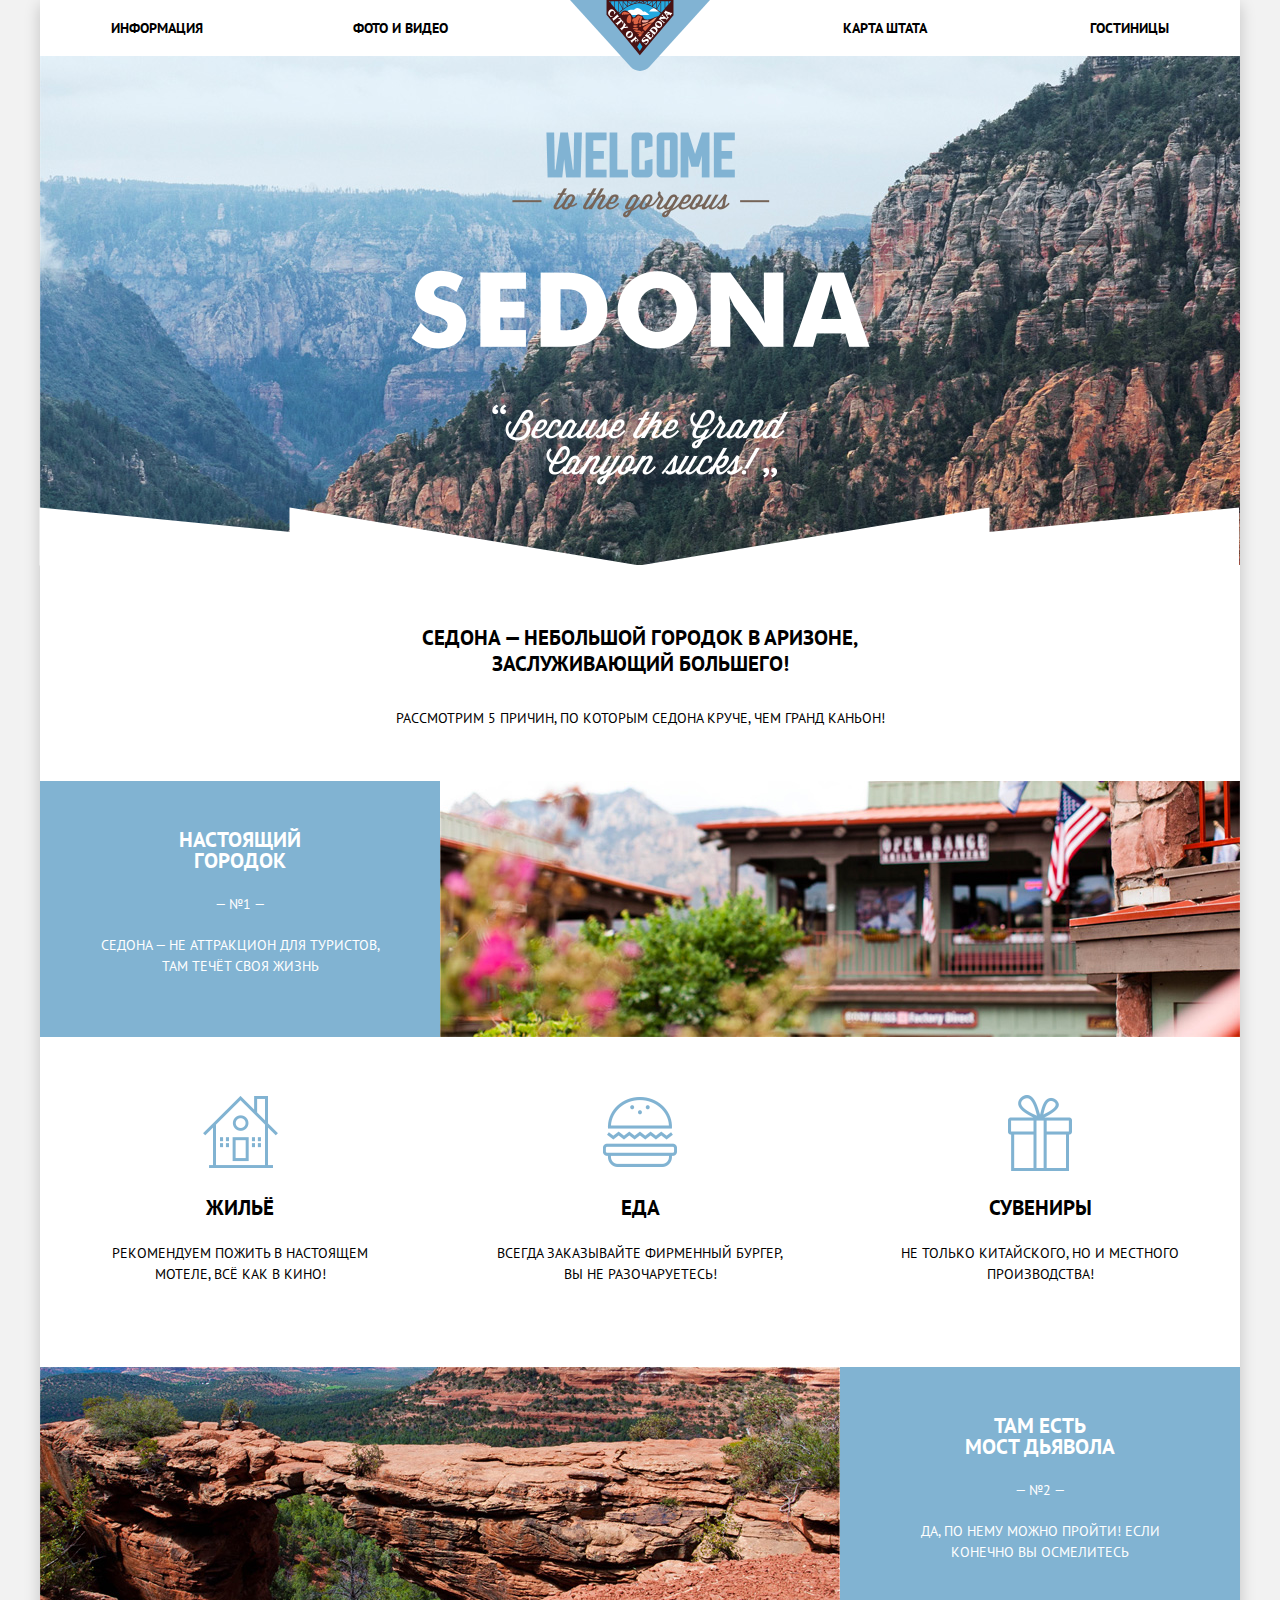
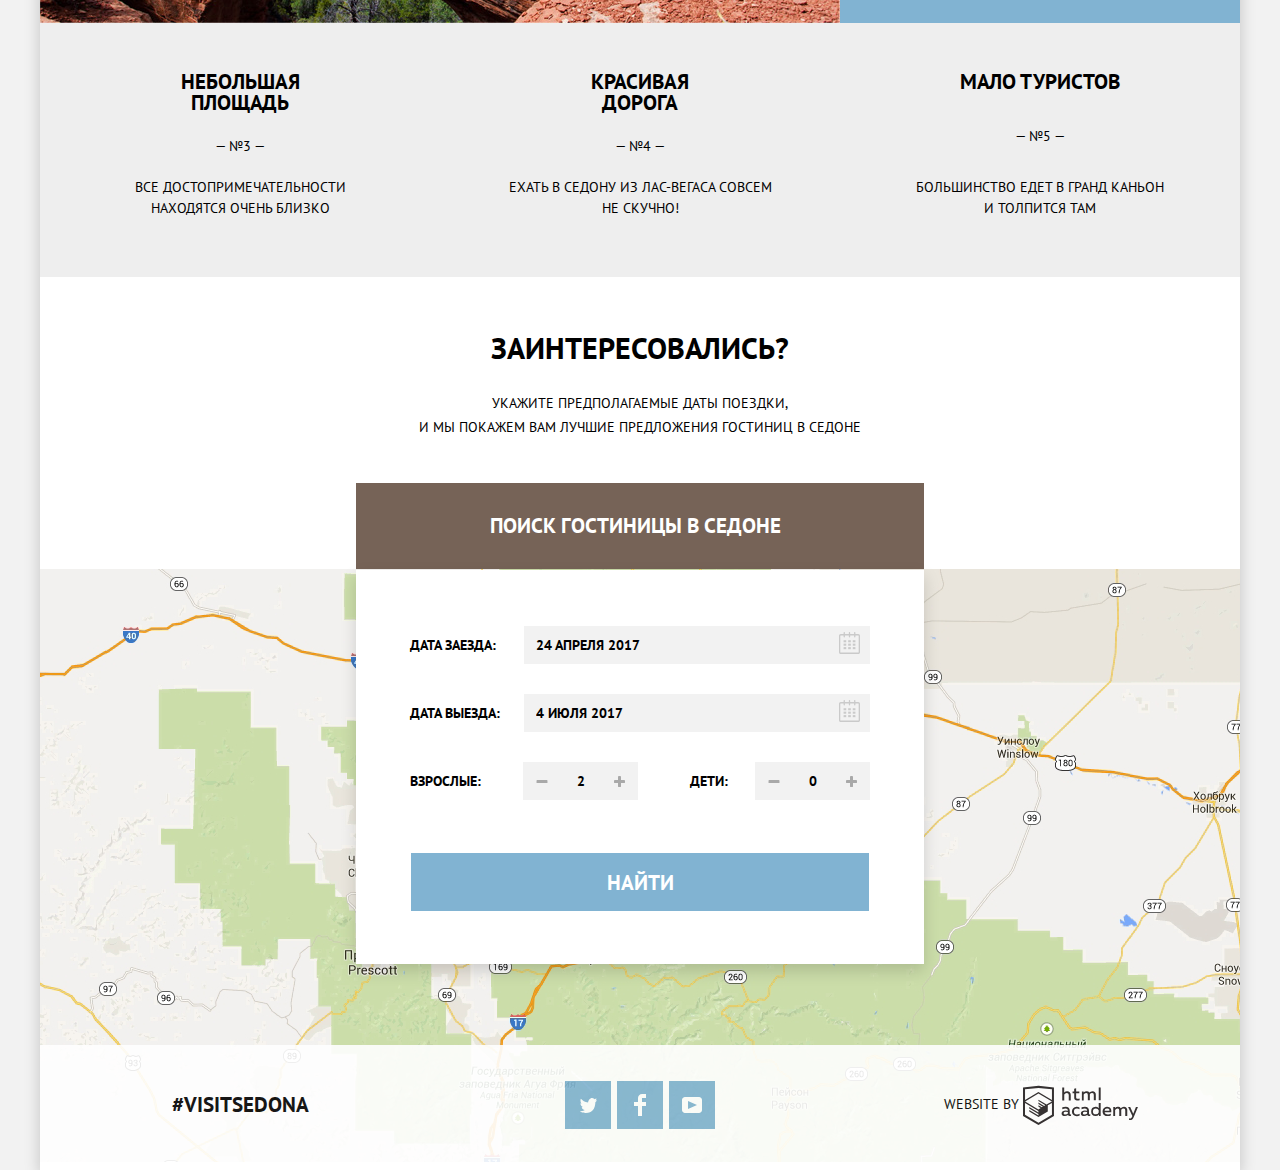
<file: index.html>
<!DOCTYPE html>
<html lang="ru">
  <head>
    <meta charset="utf-8">
    <title>HTML Academy: Седона</title>
    <link href="https://fonts.googleapis.com/css?family=PT+Sans:400,700&display=swap&subset=cyrillic" rel="stylesheet">
    <link href="css/normalize.css" rel="stylesheet">
    <link href="css/style.css" rel="stylesheet">
  </head>
  <body>
    <div class="container">
      <header class="main-header">
        <a class="main-header-logo" href="index.html">
          <img src="img/logo.svg" width="140" height="72" alt="Логотип Седона">
        </a>
        <nav class="main-navigation">
          <ul class="site-navigation">
            <li><a href="#">Информация</a></li>
            <li><a href="#">Фото и видео</a></li>
            <li><a href="#">Карта штата</a></li>
            <li><a href="catalog.html">Гостиницы</a></li>
          </ul>
        </nav>
      </header>
      <main>
        <section class="intro">
          <img src="img/welcome.png" width="459" height="353" alt="Добро пожаловать в Седону">
        </section>

        <section class="description">
          <h1>Седона — небольшой городок в Аризоне, заслуживающий большего!</h1>
          <p>Рассмотрим 5 причин, по которым Седона круче, чем гранд каньон!</p>
        </section>

        <section class="features">
          <h2 class="visually-hidden">Преимущества</h2>
          <div class="features-item">
            <div class="features-item-wrapper">
              <h3>Настоящий городок</h3>
              <p>— №1 —</p>
              <p>Седона — не аттракцион для туристов, там течёт своя жизнь</p>
            </div>
            <figure>
              <img src="img/town.jpg" width="800" height="256" alt="Городок Седона">
            </figure>
          </div>
          <div class="service-list">
            <div class="service-item">
              <h3>Жильё</h3>
              <p>Рекомендуем пожить в настоящем мотеле, всё как в кино!</p>
            </div>
            <div class="service-item">
            <h3>Еда</h3>
              <p>Всегда заказывайте фирменный бургер, вы не разочаруетесь!</p>
            </div>
            <div class="service-item">
              <h3>Сувениры</h3>
              <p>Не только китайского, но и местного производства!</p>
            </div>
          </div>
          <div class="features-item">
            <figure>
              <img src="img/bridge.jpg" width="800" height="400" alt="Мост дьявола">
            </figure>
            <div class="features-item-wrapper">
              <h3>Там есть<br> Мост дьявола</h3>
              <p>— №2 —</p>
              <p>Да, по нему можно пройти! Если конечно вы осмелитесь</p>
            </div>
          </div>
          <div class="features-item-container">
            <div class="features-item features-item-column">
              <h3>Небольшая площадь</h3>
              <p>— №3 —</p>
              <p>Все достопримечательности находятся очень близко</p>
            </div>
            <div class="features-item features-item-column">
              <h3>Красивая дорога</h3>
              <p>— №4 —</p>
              <p>Ехать в Седону из Лас-Вегаса совсем не скучно!</p>
            </div>
            <div class="features-item features-item-column">
              <h3>Мало туристов</h3>
              <p>— №5 —</p>
              <p>Большинство едет в гранд каньон <br> и толпится там</p>
            </div>
          </div>
        </section>  

        <section class="search">
          <h2>Заинтересовались?</h2>
          <p>Укажите предполагаемые даты поездки,<br> и мы покажем вам лучшие предложения
          гостиниц в Седоне</p>
          <a href="form.html">Поиск гостиницы в Седоне</a>
          <form class="search-form" action="https://echo.htmlacademy.ru" method="post">
            <div class="form-item">
              <label for="date-arrive">Дата заезда:</label>
              <input type="text" name="date-arrive" value="24 апреля 2017" id="date-arrive">
              <button class="calendar">
                <svg version="1.1" xmlns="http://www.w3.org/2000/svg" xmlns:xlink="http://www.w3.org/1999/xlink" x="0px" y="0px"
                   width="21px" height="22px" viewBox="0 0 21 22" enable-background="new 0 0 21 22" xml:space="preserve">
                   <path d="M19.251,2.025h-2.845V0.648c0-0.381-0.294-0.689-0.656-0.689c-0.363,0-0.656,0.308-0.656,0.689v1.377h-3.938V0.648
                    c0-0.381-0.294-0.689-0.655-0.689c-0.363,0-0.657,0.308-0.657,0.689v1.377H5.906V0.648c0-0.381-0.294-0.689-0.656-0.689
                    c-0.363,0-0.657,0.308-0.657,0.689v1.377H1.75C0.784,2.025,0,2.847,0,3.862v16.302C0,21.179,0.784,22,1.75,22h17.501
                    C20.217,22,21,21.179,21,20.164V3.862C21,2.847,20.217,2.025,19.251,2.025z M19.688,20.164c0,0.253-0.195,0.459-0.437,0.459H1.75
                    c-0.241,0-0.438-0.206-0.438-0.459V3.862c0-0.253,0.196-0.459,0.438-0.459h2.844v1.378c0,0.381,0.294,0.689,0.657,0.689
                    c0.362,0,0.656-0.308,0.656-0.689V3.403h3.938v1.378c0,0.381,0.294,0.689,0.657,0.689c0.361,0,0.655-0.308,0.655-0.689V3.403h3.938
                    v1.378c0,0.381,0.293,0.689,0.656,0.689c0.362,0,0.656-0.308,0.656-0.689V3.403h2.845c0.241,0,0.437,0.206,0.437,0.459V20.164z"/>
                  <rect x="4.594" y="8.225" width="2.625" height="2.066"/>
                  <rect x="4.594" y="11.668" width="2.625" height="2.067"/>
                  <rect x="4.594" y="15.112" width="2.625" height="2.066"/>
                  <rect x="9.188" y="15.112" width="2.625" height="2.066"/>
                  <rect x="9.188" y="11.668" width="2.625" height="2.067"/>
                  <rect x="9.188" y="8.225" width="2.625" height="2.066"/>
                  <rect x="13.781" y="15.112" width="2.625" height="2.066"/>
                  <rect x="13.781" y="11.668" width="2.625" height="2.067"/>
                  <rect x="13.781" y="8.225" width="2.625" height="2.066"/>
                </svg>
              </button>
            </div>
            <div class="form-item">
              <label for="date-leave">Дата выезда:</label>
              <input type="text" name="date-leave" value="4 июля 2017" id="date-leave">
              <button class="calendar">
                <svg version="1.1" xmlns="http://www.w3.org/2000/svg" xmlns:xlink="http://www.w3.org/1999/xlink" x="0px" y="0px"
                   width="21px" height="22px" viewBox="0 0 21 22" enable-background="new 0 0 21 22" xml:space="preserve">
                  <path d="M19.251,2.025h-2.845V0.648c0-0.381-0.294-0.689-0.656-0.689c-0.363,0-0.656,0.308-0.656,0.689v1.377h-3.938V0.648
                    c0-0.381-0.294-0.689-0.655-0.689c-0.363,0-0.657,0.308-0.657,0.689v1.377H5.906V0.648c0-0.381-0.294-0.689-0.656-0.689
                    c-0.363,0-0.657,0.308-0.657,0.689v1.377H1.75C0.784,2.025,0,2.847,0,3.862v16.302C0,21.179,0.784,22,1.75,22h17.501
                    C20.217,22,21,21.179,21,20.164V3.862C21,2.847,20.217,2.025,19.251,2.025z M19.688,20.164c0,0.253-0.195,0.459-0.437,0.459H1.75
                    c-0.241,0-0.438-0.206-0.438-0.459V3.862c0-0.253,0.196-0.459,0.438-0.459h2.844v1.378c0,0.381,0.294,0.689,0.657,0.689
                    c0.362,0,0.656-0.308,0.656-0.689V3.403h3.938v1.378c0,0.381,0.294,0.689,0.657,0.689c0.361,0,0.655-0.308,0.655-0.689V3.403h3.938
                    v1.378c0,0.381,0.293,0.689,0.656,0.689c0.362,0,0.656-0.308,0.656-0.689V3.403h2.845c0.241,0,0.437,0.206,0.437,0.459V20.164z"/>
                  <rect x="4.594" y="8.225" width="2.625" height="2.066"/>
                  <rect x="4.594" y="11.668" width="2.625" height="2.067"/>
                  <rect x="4.594" y="15.112" width="2.625" height="2.066"/>
                  <rect x="9.188" y="15.112" width="2.625" height="2.066"/>
                  <rect x="9.188" y="11.668" width="2.625" height="2.067"/>
                  <rect x="9.188" y="8.225" width="2.625" height="2.066"/>
                  <rect x="13.781" y="15.112" width="2.625" height="2.066"/>
                  <rect x="13.781" y="11.668" width="2.625" height="2.067"/>
                  <rect x="13.781" y="8.225" width="2.625" height="2.066"/>
                </svg>
              </button>
            </div>
            <div class="form-item input-wrapper">
              <div class="input-wrapper-column column-one">
                <label for="adults">Взрослые:</label>
                <div class="value">
                  <button class="value-minus"></button>
                  <input type="text" name="adults" value="2" id="adults">
                  <button class="value-plus"></button>
                </div>
              </div>
              <div class="input-wrapper-column">
                <label for="children">Дети:</label>
                <div class="value">
                  <button class="value-minus"></button>
                  <input type="text" name="children" value="0" id="children">
                  <button class="value-plus"></button>
                </div>
              </div>
            </div>
            <button class="button" type="submit">
              Найти
            </button>
          </form>
        </section>
        <figure class="map">
          <img src="img/map.png" width="1200" height="593" alt="Местоположение Седоны на карте">
        </figure>
      </main>

      <footer class="main-footer">
        <p>#visitSEDONA</p>
        <ul class="footer-social">
          <li><a class="social-button" href="#"><span class="visually-hidden">Twitter</span>
            <svg version="1.1" xmlns="http://www.w3.org/2000/svg" xmlns:xlink="http://www.w3.org/1999/xlink" x="0px" y="0px" width="17px" height="15px" viewBox="0 0 17 15" enable-background="new 0 0 17 15" xml:space="preserve">
                <path fill="#FFFFFF" d="M10.95,0.144c1.685-0.496,2.984,0.27,3.577,1.179c0.673-0.231,1.331-0.481,2.011-0.708
                c-0.004,0.861-0.522,1.513-0.857,1.768c0.685,0.17,1.304-0.491,1.304-0.491c-0.169,1-1.006,1.788-1.563,2.024
                c-0.231,6.75-3.175,11.217-10.077,11.082c-0.522,0,0.075,0-0.446,0c-0.41,0-4.164-0.46-4.898-1.887
                c2.271,0.196,3.893-0.422,4.693-1.177c-0.96-0.3-2.679-0.477-2.979-2.95C2.064,9.09,2.279,9.212,2.905,9.103
                C1.705,8.247,0.374,7.53,0.448,5.33c0.285,0.328,1.067,0.536,1.34,0.472c-0.703-0.241-1.97-3.36-0.894-4.952
                c1.818,1.854,3.735,3.606,7.152,3.773C8.254,2.33,9.183,0.793,10.95,0.144z"/>
            </svg>
          </a></li>
          <li><a class="social-button" href="#"><span class="visually-hidden">Facebook</span>
            <svg version="1.1" xmlns="http://www.w3.org/2000/svg" xmlns:xlink="http://www.w3.org/1999/xlink" x="0px" y="0px"
               width="12px" height="22px" viewBox="0 0 12 22" enable-background="new 0 0 12 22" xml:space="preserve">
                <path fill="#FFFFFF" d="M12,4V0H8C5.791,0,4,1.791,4,4v4H0v4h4v10h4V12h4V8H8V4H12z"/>
            </svg>
          </a></li>
          <li><a class="social-button" href="#"><span class="visually-hidden">YouTube</span>
            <svg version="1.1" xmlns="http://www.w3.org/2000/svg" xmlns:xlink="http://www.w3.org/1999/xlink" x="0px" y="0px"
              width="20px" height="16px" viewBox="0 0 20 16" enable-background="new 0 0 20 16" xml:space="preserve">       
              <path fill="#FFFFFF" d="M17,0H3C1.35,0,0,1.35,0,3v10c0,1.65,1.35,3,3,3h14c1.65,0,3-1.35,3-3V3C20,1.35,18.65,0,17,0z
                M6.027,11.998V4.002L15.014,8L6.027,11.998z"/>
            </svg>
          </a></li>
        </ul>
        <p class="footer-copyright">
          <span>Website by</span>
          <a class="copyright-logo" href="https://htmlacademy.ru/intensive/htmlcss">
          <span class="visually-hidden">HTML Academy</span>
            <svg id="Layer_1" data-name="Layer 1" xmlns="http://www.w3.org/2000/svg" viewBox="0 0 108.08 36.85"><title>logo-htmlacademy-small1</title><path d="M44.61,26.88a2,2,0,0,0,.55-0.1v1.33a3.25,3.25,0,0,1-1.18.21,1.67,1.67,0,0,1-1.67-1,4.84,4.84,0,0,1-3.14,1.08c-1.51,0-2.91-.83-2.91-2.55,0-2.13,2-2.79,3.71-2.79a11.08,11.08,0,0,1,2.17.25v-0.3c0-1-.76-1.77-2.19-1.77a7.42,7.42,0,0,0-3,.64v-1.7a10.21,10.21,0,0,1,3.19-.55c2.36,0,3.81,1.12,3.81,3.65v3a0.54,0.54,0,0,0,.49.59h0.17Zm-6.44-1.13A1.35,1.35,0,0,0,39.63,27h0.11a3.39,3.39,0,0,0,2.41-1V24.58a9.72,9.72,0,0,0-1.81-.21c-1,0-2.16.33-2.16,1.38h0Zm12.36-6.11a5,5,0,0,1,2.57.64V22a4.08,4.08,0,0,0-2.3-.7,2.75,2.75,0,1,0,0,5.49,5,5,0,0,0,2.43-.64v1.71a6.27,6.27,0,0,1-2.76.57A4.21,4.21,0,0,1,46,24.51q0-.21,0-0.41a4.32,4.32,0,0,1,4.18-4.46h0.38Zm12.17,7.24a2,2,0,0,0,.55-0.1v1.33a3.25,3.25,0,0,1-1.18.21,1.67,1.67,0,0,1-1.67-1,4.84,4.84,0,0,1-3.14,1.08c-1.51,0-2.91-.83-2.91-2.55,0-2.13,2-2.79,3.71-2.79a11.08,11.08,0,0,1,2.17.25v-0.3c0-1-.76-1.77-2.19-1.77a7.42,7.42,0,0,0-3,.64v-1.7a10.21,10.21,0,0,1,3.19-.55c2.36,0,3.81,1.12,3.81,3.65v3a0.54,0.54,0,0,0,.49.59h0.17Zm-6.44-1.13A1.35,1.35,0,0,0,57.73,27h0.11a3.39,3.39,0,0,0,2.41-1V24.58a9.72,9.72,0,0,0-1.81-.21c-1.06,0-2.16.33-2.16,1.38h0ZM73,16V28.2H71.35V26.88a3.88,3.88,0,0,1-3.19,1.54,4.4,4.4,0,0,1,0-8.78,3.81,3.81,0,0,1,3,1.3V16H73Zm-4.53,5.22a2.76,2.76,0,1,0,0,5.52A2.86,2.86,0,0,0,71.15,25V23A2.91,2.91,0,0,0,68.49,21.27ZM79,19.64c3.31,0,4.46,2.68,3.92,5.09H76.7c0.21,1.5,1.67,2.11,3.19,2.11a6.11,6.11,0,0,0,2.64-.59v1.6a7.14,7.14,0,0,1-3,.57C77,28.42,74.78,27,74.78,24a4.18,4.18,0,0,1,4-4.39H79Zm0.09,1.54a2.28,2.28,0,0,0-2.44,2.1v0.06H81.3A2,2,0,0,0,79.13,21.18Zm5.73,7V19.87h1.65v1a3.81,3.81,0,0,1,2.78-1.27A2.86,2.86,0,0,1,91.89,21a4.12,4.12,0,0,1,2.91-1.33A3.06,3.06,0,0,1,98,23V28.2h-1.9V23.05a1.59,1.59,0,0,0-1.42-1.75H94.42a2.8,2.8,0,0,0-2.07,1.12V28.2h-1.9V23.05A1.59,1.59,0,0,0,89,21.31H88.8a3,3,0,0,0-2.21,1.29v5.63H84.86Zm21.31-8.33h1.9l-3.91,9.46c-0.9,2.17-2.09,2.86-3.35,2.86a4.76,4.76,0,0,1-1.1-.14V30.46a2.86,2.86,0,0,0,.85.12c0.9,0,1.58-.64,2.07-1.9l0.17-.42-4-8.4h2l2.86,6.29ZM38.73,1.46V6.22a3.81,3.81,0,0,1,2.7-1.14,3.25,3.25,0,0,1,3.44,3.4v5.15H43V8.72a1.81,1.81,0,0,0-1.61-2h-0.3a2.93,2.93,0,0,0-2.32,1.39v5.52h-1.9V1.46h1.9ZM49.94,2.31v3h3V6.91h-3v3.81c0,1.1.5,1.46,1.58,1.46a4.49,4.49,0,0,0,1.69-.33v1.6A6.8,6.8,0,0,1,51,13.8a2.55,2.55,0,0,1-2.86-2.74V6.89H46.58V5.26h1.5V2.74Zm5.4,11.31V5.28H57v1A3.81,3.81,0,0,1,59.77,5a2.86,2.86,0,0,1,2.6,1.33A4.12,4.12,0,0,1,65.28,5,3.06,3.06,0,0,1,68.44,8.4v5.21h-1.9V8.46a1.59,1.59,0,0,0-1.42-1.75H64.89a2.8,2.8,0,0,0-2.07,1.12v5.78h-1.9V8.46A1.59,1.59,0,0,0,59.5,6.71H59.27A3,3,0,0,0,57.06,8v5.63H55.34ZM71.17,1.45H73V13.6H71.17V1.45ZM14.71,0H14.55L0,1.54V28.21l14.55,8.66,14.55-8.66V1.54Zm12.5,27.1L14.55,34.64,1.9,27.12V16.18l12.59,7.5V25L5.86,19.9v1.31l8.68,5.21v1.39L5.87,22.65V24l8.68,5.21,8.75-5.24V18.31L27.2,16V27.12Zm0-12.53-3.48,2-1.6,1L14.51,13v1.31L21,18.23H21l-0.14.09-1,.54-5.37-3.2V17l4.24,2.52-1,.67-3.2-1.9v1.31l2.1,1.24L14.5,22.1,2,14.65,14.51,7.11Zm0-1.32L14.49,5.76,1.91,13.25v-10L14.56,1.92,27.21,3.25v10h0Z" transform="translate(0 -0.02)" fill="#231f20"/>
            </svg>
          </a>
        </p>
      </footer>
    </div>
  </body>
</html>
</file>
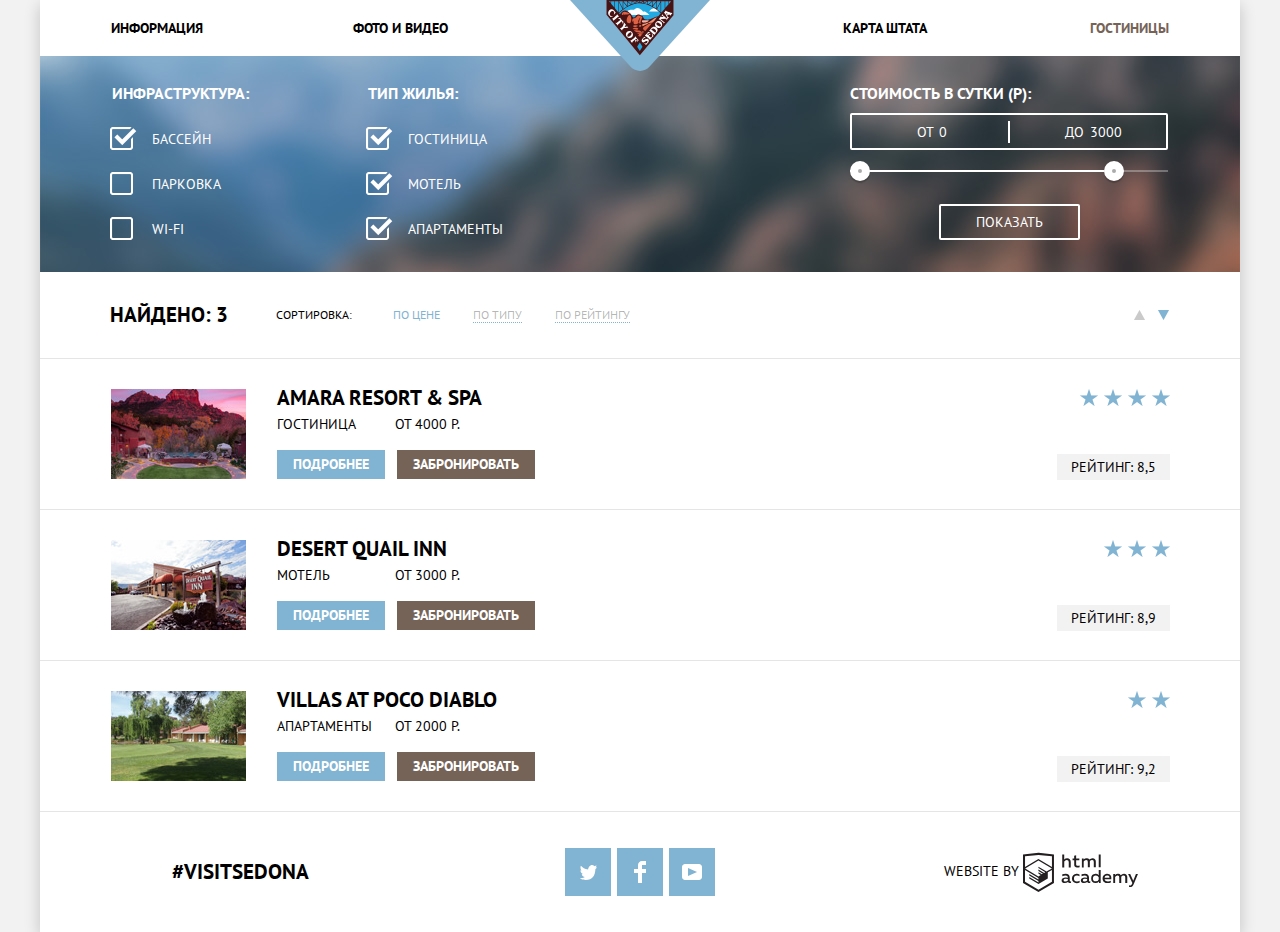
<file: catalog.html>
<!DOCTYPE html>
<html lang="ru">
<head>
  <meta charset="UTF-8">
  <title>HTML Academy: Седона Каталог</title>
  <link href="https://fonts.googleapis.com/css?family=PT+Sans:400,700&display=swap&subset=cyrillic" rel="stylesheet">
  <link href="css/normalize.css" rel="stylesheet">
  <link href="css/style.css" rel="stylesheet">
</head>
<body>
  <div class="container">
    <header class="main-header inner-header">
      <a class="main-header-logo" href="index.html">
        <img src="img/logo.svg" width="140" height="72" alt="Логотип Седона">
      </a>
      <nav class="main-navigation">
        <ul class="site-navigation">
          <li><a href="#">Информация</a></li>
          <li><a href="#">Фото и видео</a></li>
          <li><a href="#">Карта штата</a></li>
          <li class="site-navigation-current"><a href="catalog.html">Гостиницы</a></li>
        </ul>
      </nav>
    </header>
    <main>
      <section class="catalog">
        <h1 class="visually-hidden">Поиск жилья</h1>

        <div class="filters">
          <h2 class="visually-hidden">Фильтр товаров</h2>
        <form class="filter" action="https://echo.htmlacademy.ru" method="get">
          <fieldset>
            <legend>Инфраструктура:</legend>
            <ul>
              <li class="filter-option">
                <input class="visually-hidden filter-input"
                type="checkbox" name="pool" id="pool" checked>
                <label for="pool">Бассейн</label> 
              </li>
              <li class="filter-option">
                <input class="visually-hidden filter-input"
                type="checkbox" name="parking" id="parking">
                <label for="parking">Парковка</label>
              </li>
              <li class="filter-option">
                <input class="visually-hidden filter-input"
                type="checkbox" name="wi-fi" id="wi-fi">
                <label for="wi-fi">Wi-Fi</label>
              </li>
            </ul>
          </fieldset>
          <fieldset>
            <legend>Тип жилья:</legend>
            <ul>
              <li class="filter-option">
                <input class="visually-hidden filter-input"
                type="checkbox" name="hotel" id="hotel" checked>
                <label for="hotel">Гостиница</label>
              </li>
              <li class="filter-option">
                <input class="visually-hidden filter-input"
                type="checkbox" name="motel" id="motel" checked>
                <label for="motel">Мотель</label>
              </li>
              <li class="filter-option">
                <input class="visually-hidden filter-input"
                  type="checkbox" name="apartments" id="apartments" checked>
                <label for="apartments">Апартаменты</label>
              </li>
            </ul>
          </fieldset>
          <div class="filter-range">
            <div class="filter-range-title">
              Стоимость в сутки (Р):
            </div>
            <div class="price-controls">
              <label class="min-price">от 
                <input type="text" name="min-price" value="0">
              </label>
              <label class="max-price">до 
                <input type="text" name="max-price" value="3000">
              </label>
            </div>
            <div class="range-controls">
              <div class="scale">
                <div class="bar"></div>                  
              </div>
              <div class="range-toggle range-toggle-min"></div>
              <div class="range-toggle range-toggle-max"></div> 
            </div>
            <button class="btn-transparent" type="submit">
              Показать
            </button>
          </div>
        </form>
        </div>
        <div class="filter-results">
          <div class="filter-wrapper">
            <p>Найдено: 3</p>
            <p>Сортировка:</p>
            <ul class="sort">
              <li class="sort-current"><a href="#">По цене</a></li>
              <li><a href="#">По типу</a></li>
              <li><a href="#">По рейтингу</a></li>
            </ul>
          </div>
          <div class="icons">
            <span class="icon-up"></span>
            <span class="icon-down"></span>
          </div>  
        </div>

        <section class="catalog-results">
          <h2 class="visually-hidden">Список предложений</h2>
          <ul class="catalog-list">
            <li class="catalog-item">
              <p class="catalog-image">
                <img src="img/result-1.jpg" width="135" height="90" alt="Amara Resort & Spa">
              </p>
              <div class="catalog-description">
                <a href="#">
                  <h3 class="catalog-title">Amara Resort & Spa</h3>
                </a>
                <p class="catalog-info">
                  <span class="catalog-category">Гостиница</span>
                  <span class="catalog-item-price">от 4000 р.</span>
                </p>
                <p class="button catalog-button">
                  <a class="learn-more" href="#">Подробнее</a>
                  <a class="to-book" href="#">Забронировать</a>
                </p>
              </div>
              <div class="rating">
                <div class="rating-stars">
                  <span></span>
                  <span></span>
                  <span></span>
                  <span></span>
                </div>
                <p>Рейтинг: 8,5</p>
              </div>
            </li>

            <li class="catalog-item">
              <p class="catalog-image">
                <img src="img/result-2.jpg" width="135" height="90" alt="Desert Quail Inn">
              </p>
              <div class="catalog-description">
                <a href="#">
                  <h3 class="catalog-title">Desert Quail Inn</h3>
                </a>
                <p class="catalog-info">
                  <span class="catalog-category">Мотель</span>
                  <span class="catalog-item-price">от 3000 р.</span>
                </p>
                <p class="button catalog-button">
                  <a class="learn-more" href="#">Подробнее</a>
                  <a class="to-book" href="#">Забронировать</a>
                </p>
              </div>
              <div class="rating">
                <div class="rating-stars">
                  <span></span>
                  <span></span>
                  <span></span>
                </div>
                <p>Рейтинг: 8,9</p>
              </div>
            </li>

            <li class="catalog-item">
              <p class="catalog-image">
                <img src="img/result-3.jpg" width="135" height="90" alt="Villas at Poco Diablo">
              </p>
              <div class="catalog-description">
                <a href="#">
                  <h3 class="catalog-title">Villas at Poco Diablo</h3>
                </a>
                <p class="catalog-info">
                  <span class="catalog-category">Апартаменты</span>
                  <span class="catalog-item-price">от 2000 р.</span>
                </p>
                <p class="button catalog-button">
                  <a class="learn-more" href="#">Подробнее</a>
                  <a class="to-book" href="#">Забронировать</a>
                </p>
              </div>
              <div class="rating">
                <div class="rating-stars">
                  <span></span>
                  <span></span>
                </div>
                <p>Рейтинг: 9,2</p>
              </div>
            </li>
          </ul>
        </section>
      </section>
    </main>
    <footer class="inner-page-footer">
        <p>#visitSEDONA</p>
        <ul class="footer-social">
            <li><a class="social-button" href="#"><span class="visually-hidden">Twitter</span>
              <svg version="1.1" xmlns="http://www.w3.org/2000/svg" xmlns:xlink="http://www.w3.org/1999/xlink" x="0px" y="0px" width="17px" height="15px" viewBox="0 0 17 15" enable-background="new 0 0 17 15" xml:space="preserve">
                <path fill="#FFFFFF" d="M10.95,0.144c1.685-0.496,2.984,0.27,3.577,1.179c0.673-0.231,1.331-0.481,2.011-0.708
                c-0.004,0.861-0.522,1.513-0.857,1.768c0.685,0.17,1.304-0.491,1.304-0.491c-0.169,1-1.006,1.788-1.563,2.024
                c-0.231,6.75-3.175,11.217-10.077,11.082c-0.522,0,0.075,0-0.446,0c-0.41,0-4.164-0.46-4.898-1.887
                c2.271,0.196,3.893-0.422,4.693-1.177c-0.96-0.3-2.679-0.477-2.979-2.95C2.064,9.09,2.279,9.212,2.905,9.103
                C1.705,8.247,0.374,7.53,0.448,5.33c0.285,0.328,1.067,0.536,1.34,0.472c-0.703-0.241-1.97-3.36-0.894-4.952
                c1.818,1.854,3.735,3.606,7.152,3.773C8.254,2.33,9.183,0.793,10.95,0.144z"/>
              </svg>
            </a></li>
            <li><a class="social-button" href="#"><span class="visually-hidden">Facebook</span>
              <svg version="1.1" xmlns="http://www.w3.org/2000/svg" xmlns:xlink="http://www.w3.org/1999/xlink" x="0px" y="0px"
               width="12px" height="22px" viewBox="0 0 12 22" enable-background="new 0 0 12 22" xml:space="preserve">
                <path fill="#FFFFFF" d="M12,4V0H8C5.791,0,4,1.791,4,4v4H0v4h4v10h4V12h4V8H8V4H12z"/>
              </svg>
            </a></li>
            <li><a class="social-button" href="#"><span class="visually-hidden">YouTube</span>
              <svg version="1.1" xmlns="http://www.w3.org/2000/svg" xmlns:xlink="http://www.w3.org/1999/xlink" x="0px" y="0px"
              width="20px" height="16px" viewBox="0 0 20 16" enable-background="new 0 0 20 16" xml:space="preserve">       
                <path fill="#FFFFFF" d="M17,0H3C1.35,0,0,1.35,0,3v10c0,1.65,1.35,3,3,3h14c1.65,0,3-1.35,3-3V3C20,1.35,18.65,0,17,0z
                M6.027,11.998V4.002L15.014,8L6.027,11.998z"/>
             </svg>
           </a></li>
        </ul>
        <p class="footer-copyright">
            <span>Website by</span>
            <a class="copyright-logo" href="https://htmlacademy.ru/intensive/htmlcss"><span class="visually-hidden">HTML Academy</span>
            <svg id="Layer_1" data-name="Layer 1" xmlns="http://www.w3.org/2000/svg" viewBox="0 0 108.08 36.85"><title>logo-htmlacademy-small1</title><path d="M44.61,26.88a2,2,0,0,0,.55-0.1v1.33a3.25,3.25,0,0,1-1.18.21,1.67,1.67,0,0,1-1.67-1,4.84,4.84,0,0,1-3.14,1.08c-1.51,0-2.91-.83-2.91-2.55,0-2.13,2-2.79,3.71-2.79a11.08,11.08,0,0,1,2.17.25v-0.3c0-1-.76-1.77-2.19-1.77a7.42,7.42,0,0,0-3,.64v-1.7a10.21,10.21,0,0,1,3.19-.55c2.36,0,3.81,1.12,3.81,3.65v3a0.54,0.54,0,0,0,.49.59h0.17Zm-6.44-1.13A1.35,1.35,0,0,0,39.63,27h0.11a3.39,3.39,0,0,0,2.41-1V24.58a9.72,9.72,0,0,0-1.81-.21c-1,0-2.16.33-2.16,1.38h0Zm12.36-6.11a5,5,0,0,1,2.57.64V22a4.08,4.08,0,0,0-2.3-.7,2.75,2.75,0,1,0,0,5.49,5,5,0,0,0,2.43-.64v1.71a6.27,6.27,0,0,1-2.76.57A4.21,4.21,0,0,1,46,24.51q0-.21,0-0.41a4.32,4.32,0,0,1,4.18-4.46h0.38Zm12.17,7.24a2,2,0,0,0,.55-0.1v1.33a3.25,3.25,0,0,1-1.18.21,1.67,1.67,0,0,1-1.67-1,4.84,4.84,0,0,1-3.14,1.08c-1.51,0-2.91-.83-2.91-2.55,0-2.13,2-2.79,3.71-2.79a11.08,11.08,0,0,1,2.17.25v-0.3c0-1-.76-1.77-2.19-1.77a7.42,7.42,0,0,0-3,.64v-1.7a10.21,10.21,0,0,1,3.19-.55c2.36,0,3.81,1.12,3.81,3.65v3a0.54,0.54,0,0,0,.49.59h0.17Zm-6.44-1.13A1.35,1.35,0,0,0,57.73,27h0.11a3.39,3.39,0,0,0,2.41-1V24.58a9.72,9.72,0,0,0-1.81-.21c-1.06,0-2.16.33-2.16,1.38h0ZM73,16V28.2H71.35V26.88a3.88,3.88,0,0,1-3.19,1.54,4.4,4.4,0,0,1,0-8.78,3.81,3.81,0,0,1,3,1.3V16H73Zm-4.53,5.22a2.76,2.76,0,1,0,0,5.52A2.86,2.86,0,0,0,71.15,25V23A2.91,2.91,0,0,0,68.49,21.27ZM79,19.64c3.31,0,4.46,2.68,3.92,5.09H76.7c0.21,1.5,1.67,2.11,3.19,2.11a6.11,6.11,0,0,0,2.64-.59v1.6a7.14,7.14,0,0,1-3,.57C77,28.42,74.78,27,74.78,24a4.18,4.18,0,0,1,4-4.39H79Zm0.09,1.54a2.28,2.28,0,0,0-2.44,2.1v0.06H81.3A2,2,0,0,0,79.13,21.18Zm5.73,7V19.87h1.65v1a3.81,3.81,0,0,1,2.78-1.27A2.86,2.86,0,0,1,91.89,21a4.12,4.12,0,0,1,2.91-1.33A3.06,3.06,0,0,1,98,23V28.2h-1.9V23.05a1.59,1.59,0,0,0-1.42-1.75H94.42a2.8,2.8,0,0,0-2.07,1.12V28.2h-1.9V23.05A1.59,1.59,0,0,0,89,21.31H88.8a3,3,0,0,0-2.21,1.29v5.63H84.86Zm21.31-8.33h1.9l-3.91,9.46c-0.9,2.17-2.09,2.86-3.35,2.86a4.76,4.76,0,0,1-1.1-.14V30.46a2.86,2.86,0,0,0,.85.12c0.9,0,1.58-.64,2.07-1.9l0.17-.42-4-8.4h2l2.86,6.29ZM38.73,1.46V6.22a3.81,3.81,0,0,1,2.7-1.14,3.25,3.25,0,0,1,3.44,3.4v5.15H43V8.72a1.81,1.81,0,0,0-1.61-2h-0.3a2.93,2.93,0,0,0-2.32,1.39v5.52h-1.9V1.46h1.9ZM49.94,2.31v3h3V6.91h-3v3.81c0,1.1.5,1.46,1.58,1.46a4.49,4.49,0,0,0,1.69-.33v1.6A6.8,6.8,0,0,1,51,13.8a2.55,2.55,0,0,1-2.86-2.74V6.89H46.58V5.26h1.5V2.74Zm5.4,11.31V5.28H57v1A3.81,3.81,0,0,1,59.77,5a2.86,2.86,0,0,1,2.6,1.33A4.12,4.12,0,0,1,65.28,5,3.06,3.06,0,0,1,68.44,8.4v5.21h-1.9V8.46a1.59,1.59,0,0,0-1.42-1.75H64.89a2.8,2.8,0,0,0-2.07,1.12v5.78h-1.9V8.46A1.59,1.59,0,0,0,59.5,6.71H59.27A3,3,0,0,0,57.06,8v5.63H55.34ZM71.17,1.45H73V13.6H71.17V1.45ZM14.71,0H14.55L0,1.54V28.21l14.55,8.66,14.55-8.66V1.54Zm12.5,27.1L14.55,34.64,1.9,27.12V16.18l12.59,7.5V25L5.86,19.9v1.31l8.68,5.21v1.39L5.87,22.65V24l8.68,5.21,8.75-5.24V18.31L27.2,16V27.12Zm0-12.53-3.48,2-1.6,1L14.51,13v1.31L21,18.23H21l-0.14.09-1,.54-5.37-3.2V17l4.24,2.52-1,.67-3.2-1.9v1.31l2.1,1.24L14.5,22.1,2,14.65,14.51,7.11Zm0-1.32L14.49,5.76,1.91,13.25v-10L14.56,1.92,27.21,3.25v10h0Z" transform="translate(0 -0.02)" fill="#231f20"/>
            </svg>
            </a>
        </p>
      </footer>
  </div>
</body>
</html>
</file>
<file: css/style.css>
body {
	margin: 0;
	padding: 0;

	font-family: "PT Sans", "Arial", sans-serif;
	font-size: 14px;
	line-height: 26px;
	font-weight: 400;
	color: #000000;
	text-transform: uppercase;

	background-color: #f2f2f2; 
}

a {
	text-decoration: none;
}

img {
	max-width: 100%;
	height: auto;
}

.visually-hidden {
	position: absolute;

    width: 1px;
    height: 1px;
    margin: -1px;
    border: 0;
    padding: 0;

    white-space: nowrap;

    clip-path: inset(100%);
    clip: rect(0 0 0 0);
    overflow: hidden;
}

.container {
	position: relative;

	width: 1200px;
    margin: 0 auto;

	background-color: #ffffff;
	box-shadow: 0px 5px 15px 0px rgba(0, 0, 0, 0.2);
}

.main-header {
	position: absolute;
	left: 0;
	top: 0;

	width: 1200px;
}

.inner-header {
	left: 0;
	top: 0;

	width: 1200px;
}

.main-header-logo {
    position: absolute;
    top: 0;
    left: 50%;
    transform: translateX(-50%);

    width: 140px;
}

.main-navigation {
	font-weight: 700;
	color: #000000;

	background-color: #ffffff;
}

.site-navigation {
    display: flex;
    flex-wrap: wrap;
    justify-content: space-between;
    align-items: center;
    margin: 0;
	padding: 0;

	list-style: none;
}

.site-navigation li:nth-child(2) {
    margin-right: auto;
}

.site-navigation a {
	display: block;
    width: 100px;
    padding: 15px 71px;

	color: #000000;
}

.site-navigation li:nth-child(3),
.site-navigation li:last-child {
	text-align: right;
}

.site-navigation a:hover,
.site-navigation a:focus {
	color: #81b3d2;
}

.site-navigation a:active {
	color: rgba(0, 0, 0, 0.3);
}

.intro {
	display: flex;
	flex-wrap: wrap;
	margin-bottom: 60px;

	background-color: #cccccc;
	background-image: url("../img/background.jpg");
	background-position: 0 0;
	background-repeat: no-repeat;
}

.intro img {
	margin: auto;
	margin-top: 132px;
	margin-bottom: 80px;
}

.description {
	position: relative;
	margin-bottom: 50px;
}

.description::before {
    content: "";
    position: absolute;
    top: -118px;
    left: -1px;

    width: 100%;
    height: 60px;

    background-image: url("../img/polygon.png");
    background-repeat: no-repeat;
}

.description h1 {
	width: 450px;
    margin: auto;
    padding: 0;
    margin-bottom: 28px;

	font-size: 21px;
	line-height: 26px;
	text-align: center;
}

.description p {
	text-align: center;
}

.features {
    margin-bottom: 53px;

	background-color: #eeeeee;
}

.features-item {
	display: flex;
	justify-content: space-between;
	align-items: flex-start;

	background-color: #ffffff;
}

.features-item-wrapper {
    display: flex;
    flex-direction: column;
    align-items: center;
    justify-content: space-between;
    padding: 48px 0 60px 0;
    width: 400px;

	color: #ffffff;
	text-align: center;

	background-color: #81b3d2;
}

.features-item-wrapper p,
.features-item-container p {
	margin-top: 20px;
	margin-bottom: 18px;
}

.features-item-wrapper p:last-child,
.features-item-column p:last-child {
	margin: 0;
	width: 305px;

    line-height: 1.5;
}

.features-item h3,
.service-list h3 {
	width: 160px;
	margin: 0;

	font-size: 21px;
	line-height: 21px;
}

.features-item figure {
	margin: 0;
    padding: 0;
    height: 256px;
}

.features-item img {
	width: 800px;
    height: 256px;
}

.service-list {
    display: flex;
    justify-content: space-between;

	background-color: #ffffff;
}

.service-item {
	display: flex;
	flex-direction: column;
	align-items: center;
	padding: 160px 0 68px 0;
	width: 400px;

	text-align: center;
}

.service-item p {
	width: 305px;
	margin-top: 25px;

	line-height: 1.5;
}

.service-item:first-child {
	background-image: url("../img/icon-1.png");
	background-position: 50% 23%;
	background-repeat: no-repeat;
}

.service-item:nth-child(2) {
	background-image: url("../img/icon-3.png");
	background-position: 50% 23%;
	background-repeat: no-repeat;
}

.service-item:last-child {
	background-image: url("../img/icon-2.png");
	background-position: 50% 23%;
	background-repeat: no-repeat;
}

.features-item-container {
	display: flex;
    justify-content: space-between;
}

.features-item-column {
	display: flex;
    flex-direction: column;
    align-items: center;
    justify-content: space-between;
    padding: 48px 0 58px 0;
    width: 400px;

    text-align: center;

    background-color: #eeeeee;
}

.features-item-column p:last-child {
	margin: 0;
	padding: 0;
	width: 265px;
}

.search h2 {
    margin: 0;
    padding: 0;
    margin-bottom: 25px;

	font-size: 30px;
	line-height: 36px;
	text-align: center;
}

.search {
	position: relative;
}

.search p {
	display: block;
	width: 450px;
	margin: 0 auto;
	margin-bottom: 44px;
    padding: 0;

    line-height: 24px;
    text-align: center;
}

.search a {
	display: block;
	width: 300px;
	padding: 30px 134px;
	margin: 0 auto;

	color: #ffffff;
	font-size: 21px;
	line-height: 26px;
	font-weight: 700;

    background-color: #766357;
}

.search a:hover,
.search a:focus {
    background-color: #604e43;
}

.search a:active {
	color: rgba(255, 255, 255, 0.3);

    background-color: #503e33;
}

.search-form {
    position: absolute;
    top: 240px;
    left: 316px;

	display: flex;
	flex-wrap: wrap;
	justify-content: center;
	margin: auto;
	padding-top: 56px;
	width: 568px;

	background-color: #ffffff;
	box-shadow: 0px 7px 15px 0px rgba(0, 0, 0, 0.15);
}

.form-item {
	position: relative;

	display: flex;
	justify-content: space-between;
	align-items: center;
	margin: 0;
	padding: 0;
	width: 460px;
	margin-bottom: 30px;

	font-size: 14px;
	line-height: 26px;
	font-weight: 700;
}

.search-form input {
	box-sizing: border-box;
	width: 346px;
	height: 38px;
	padding: 5px 12px;
	margin-left: auto;

	font: inherit;
	
	background-color: #f2f2f2;
	border: none;
	text-transform: uppercase;
}

.search-form input:hover {
	background-color: #ebebeb;
}

.search-form input:focus {
	background-color: #ffffff;
	border: 2px solid #e5e5e5;
	outline: none;
}

.calendar {
	position: absolute;
	right: 3px;
	top: 1px;

	width: 35px;
	height: 35px;

    background: transparent;
    border: none;
    cursor: pointer;
}

.calendar svg {
    fill: #cacaca;
}

.calendar svg:hover,
.calendar svg:focus {
    fill: #000000;
}

.calendar svg:active {
    fill: #81b3d2;
}

.input-wrapper {
	display: flex;
	justify-content: space-between;
	width: 460px;
}

.input-wrapper-column {
	display: flex;
	justify-content: space-between;
	align-items: center;
	width: 228px;
}

.input-wrapper-column:last-child {
	width: 180px;
}

.input-wrapper input {
	padding: 5px 15px 5px 15px;
	width: 40px;
	height: 38px;

	text-align: center;
}

.value {
	display: flex;
	justify-content: flex-start;
	width: 115px;
}

.value-minus {
	width: 38px;

    background-color: #f2f2f2;
    background-image: url("../img/minus-grey.png");
    background-position: 50%;
	background-repeat: no-repeat;

    border: none;
    cursor: pointer;
}

.value-plus {
	width: 38px;

    background-color: #f2f2f2;
    background-image: url("../img/plus-grey.png");
    background-position: 50%;
	background-repeat: no-repeat;
    
    border: none;
    cursor: pointer;
}

.value-minus:hover,
.value-minus:focus {
   background-image: url("../img/minus-black.png");
}

.value-plus:hover,
.value-plus:focus {
   background-image: url("../img/plus-black.png");
}

.value-minus:active {
    background-image: url("../img/minus-blue.png");
}

.value-plus:active {
    background-image: url("../img/plus-blue.png");
}

.search-form .button {
	display: block;
	width: 458px;
	padding: 18px 195px 16px 195px;
	margin-top: 23px;
	margin-bottom: 53px;

	font-size: 21px;
	font-weight: 700;
	color: #ffffff;
	text-transform: uppercase;

	background-color: #81b3d2;
	border: none;
}

.search-form .button:hover,
.search-form .button:focus {
	background-color: #669ec0;
}

.search-form .button:active {
	color: rgba(255, 255, 255, 0.3);

	background-color: #5496bd;
}

.site-navigation-current a {
	color: #766357;
}

.filters {
	margin-bottom: 30px;
    padding: 30px 72px 8px 72px;

	color: #ffffff;
	line-height: 21px;

	background-color: #cccccc;
	background-image: url("../img/filter-background.jpg");
    background-position: 0 0;
	background-repeat: no-repeat;
}

.filter {
	display: flex;
	justify-content: space-between;

	margin-top: 53px;
}

.filters fieldset {
	margin: 0;
    padding: 0;
    width: 256px;

	border: none;
}

.filters legend,
.filters p {
	font-size: 16px;
	line-height: 21px;
	font-weight: 700;
}

.filters legend {
	margin-bottom: 25px;
}

.filter ul {
	margin: 0;
    padding: 0;

	list-style: none;
}

.filter-option {
	margin-bottom: 24px;
	padding-left: 40px;
}

.filter-option label {
	position: relative;

    display: block;

    cursor: pointer;
}

.filter-input + label::before {
	content: "";
    position: absolute;
    left: -42px;
    top: -2px;

    width: 23px;
    height: 23px;

    background-image: url("../img/checkbox-off.png");
    background-repeat: no-repeat;
    background-position: 0 0;
}

.filter-input:checked + label::before {
	content: "";
    position: absolute;
    left: -42px;
    top: -2px;

    width: 27px;
    height: 23px;

    background-image: url("../img/checkbox-on.png");
    background-repeat: no-repeat;
    background-position: 0 0;
}

.filter-input:disabled + label::before {
	content: "";
    position: absolute;
    left: -42px;
    top: -2px;

    width: 27px;
    height: 23px;

    background-image: url("../img/checkbox-off-disabled.png");
    background-repeat: no-repeat;
    background-position: 0 0;
}

.filter-range {
	width: 318px;
	margin-left: auto;
}

.filter-range-title {
	margin-bottom: 9px;

	font-weight: 700;
	font-size: 16px;
	line-height: 21px;
}

.price-controls {
    position: relative;

    height: 33px;
    margin-bottom: 20px;

    font-size: 0;

    border: 2px solid #ffffff;
    border-radius: 2px;
}

.price-controls::after {
    content: "";
    position: absolute;

    width: 2px;
    height: 22px;
    top: 50%;
    left: 50%;

    background: #ffffff;
    transform: translate(-50%, -50%);
}

.price-controls label {
    display: inline-block;

    font-size: 14px;
    line-height: 21px;
    vertical-align: top;

    cursor: pointer;
}

.price-controls .min-price {
    width: 90px;
    padding-left: 65px;
}

.price-controls .max-price {
    width: 90px;
    padding-left: 58px;
}

.price-controls input {
    width: 50px;
    height: 32px;
    margin: 0;

    color: inherit;
    font: inherit;

    background: none;
    border: none;
}

.range-controls {
    position: relative;

    margin-bottom: 32px;
}

.range-controls .scale {
	height: 2px;

	background: rgba(255, 255, 255, 0.3);
}

.range-controls .bar {
    width: 80%;
    height: 2px;

    background: #ffffff;
}

.range-toggle {
	position: absolute;
    top: -9px;

    width: 4px;
    height: 4px;

    background: #ababab;
    border: 8px solid #ffffff;
    border-radius: 50%;
    box-shadow: 0 2px 1px 0 rgba(0, 1, 1, 0.2);
    cursor: pointer;
}

.range-toggle:hover,
.range-toggle:focus {
    background: #1c4f80;
}

.range-toggle-min {
    left: 0;
}

.range-toggle-max {
    left: 80%;
}

.btn-transparent {
    display: block;
    margin: 0 auto;
    padding: 6px 35px;

    font-size: 14px;
    line-height: 20px;
    color: #ffffff;
    text-transform: uppercase;

    background: transparent;
    border: 2px solid #ffffff;
    border-radius: 2px;
    cursor: pointer;
}

.btn-transparent:hover,
.btn-transparent:focus {
    color: #000000;

    background: #ffffff;
}

.filter-results {
	display: flex;
	justify-content: space-between;
	align-items: center;

	border-bottom: 1px solid #e5e5e5;
}

.filter-wrapper {
	display: flex;
	justify-content: space-between;
	align-items: center;
	width: 520px;
	padding-left: 70px;
	margin-bottom: 30px;
}

.filter-results p {
	margin: 0;
	padding: 0;
}

.filter-results ul {
	margin: 0;
	padding: 0;

	list-style: none;
}

.filter-results p:first-child {
	padding-right: 40px;
	font-size: 21px;
	font-weight: 700;
}

.filter-results p:nth-child(2),
.filter-results li {
	font-size: 12px;
	line-height: 18px;
}

.filter-results a {
	color: rgba(0, 0, 0, 0.3);

	border-bottom: 1px dotted #81b3d2;
}

.filter-results a:hover,
.filter-results a:focus {
	color: #81b3d2;

	border-bottom: 1px dotted #81b3d2;
}

.filter-results a:active {
	color: #000000;

	border: none;
}

.sort {
	display: flex;
	justify-content: space-between;
	align-items: center;
}

.sort li {
	padding-left: 33px;
}

.sort-current a {
	color: #81b3d2;

	border: none;
}

.icons {
	display: flex;
	justify-content: space-between;
	padding-bottom: 30px; 
	margin-left: auto;
	margin-right: 71px;
	width: 35px;
}

.icon-up {
	width: 11px;
	height: 10px;

    background-image: url("../img/icon-up-dir.png");
    background-repeat: no-repeat;
}

.icon-down {
	width: 11px;
	height: 10px;

    background-image: url("../img/icon-down-dir.png");
    background-repeat: no-repeat;
}

.catalog-list {
    margin: 0;
    padding: 0;

	list-style: none;
}

.catalog-item {
	display: flex;
	align-items: center;
	
	border-bottom: 1px solid #e5e5e5;
}

.catalog-image {
	margin: 0 31px 0 71px;
	width: 135px;
	height: 90px;
}

.catalog-description {
	display: flex;
	flex-wrap: wrap;
	align-content: space-between;
	width: 258px;
	min-height: 89px;
	margin: 26px 0 30px 0;
}

.catalog-description h3 {
    margin: 0;
    padding: 0;

	font-size: 21px;
}

.catalog-description a {
	color: #000000;
}

.catalog-description a:hover,
.catalog-description a:focus {
    color: #81b3d2;
}

.catalog-description a:active {
    color: rgba(0, 0, 0, 0.3);
}

.catalog-description p {
    margin: 0;
    padding: 0;
}

.catalog-info {
	display: flex;
	justify-content: space-between;
	width: 258px;
}

.catalog-info span:last-child {
	margin-right: 75px;
	margin-bottom: 13px;
}

.catalog-button {
	display: flex;
	justify-content: space-between;
	width: 258px;
}

.learn-more,
.to-book {
	padding: 4px 16px;
}

.button a {
	font-size: 14px;
	line-height: 21px;
	font-weight: 700;
	color: #ffffff;
}

a.learn-more {
	background-color: #81b3d2;
}

a.learn-more:hover,
a.learn-more:focus {
	color: #ffffff;

	background-color: #669ec0;
}

a.learn-more:active {
	color: rgba(255, 255, 255, 0.3);

	background-color: #5496bd;
}

a.to-book {
	background-color: #766357;
}

a.to-book:hover,
a.to-book:focus {
	color: #ffffff;

	background-color: #604e43;
}

a.to-book:active {
	color: rgba(255, 255, 255, 0.3);

	background-color: #503e33; 
}

.rating {
	display: flex;
	flex-direction: column;
	justify-content: space-between;
	min-height: 90px;
	margin: 0;
    margin-left: auto;
    margin-right: 70px; 
}

.rating-stars {
	display: flex;
    justify-content: flex-end;
    flex-wrap: wrap;
	width: 113px;
}
	
.rating-stars span {
	margin-left: 6px;
	margin-bottom: 48px;
    width: 18px;
    height: 17px;

    background-image: url("../img/star.png");
    background-repeat: no-repeat;
}

.rating p {
	margin: 0;
	padding: 0;

	text-align: center;

	background-color: #f2f2f2;
}

.map {
	margin: 0;
    padding: 0;
}

.main-footer {
	position: absolute;
	left: 0;
	bottom: 5px;

    display: flex;
    justify-content: space-between;
    align-items: center;
    width: 1200px;
    
	color: #000000;

	background-color: #ffffff;
	opacity: 0.9;
}

.inner-page-footer {
    display: flex;
    justify-content: space-between;
    align-items: center;
    width: 1200px;
    
	color: #000000;

	background-color: #ffffff;
}

.main-footer p:first-child,
.inner-page-footer p:first-child {
    padding-left: 132px;

	width: 180px;
	font-size: 21px;
	font-weight: 700;
}

.footer-social {
	display: flex;
	flex-wrap: wrap;
	justify-content: space-between;

    padding: 36px 0;
    margin: 0 auto;
	width: 150px;

	list-style: none;
}

.social-button {
	display: flex;
	align-items: center;
	justify-content: center;
	width: 46px;
	height: 48px;

	background-color: #81b3d2;
}

.social-button:hover,
.social-button:focus {
	background-color: #669ec0;
}

.social-button:active {
	background-color: #5496bd;
}

.social-button:active path {
	opacity: 0.3;
}

.footer-copyright {
	margin: 0;
    padding-right: 102px;
	width: 210px;

	text-align: right;
}

.copyright-logo svg {
	width: 115px;
	height: 45px;
	
	vertical-align: middle;
}

.copyright-logo path {
    fill: #231f20;
}

.copyright-logo:hover path,
.copyright-logo:focus path {
    fill: #81b3d2;
}

.copyright-logo:active path {
    fill: #bdbbbc;
}
</file>
